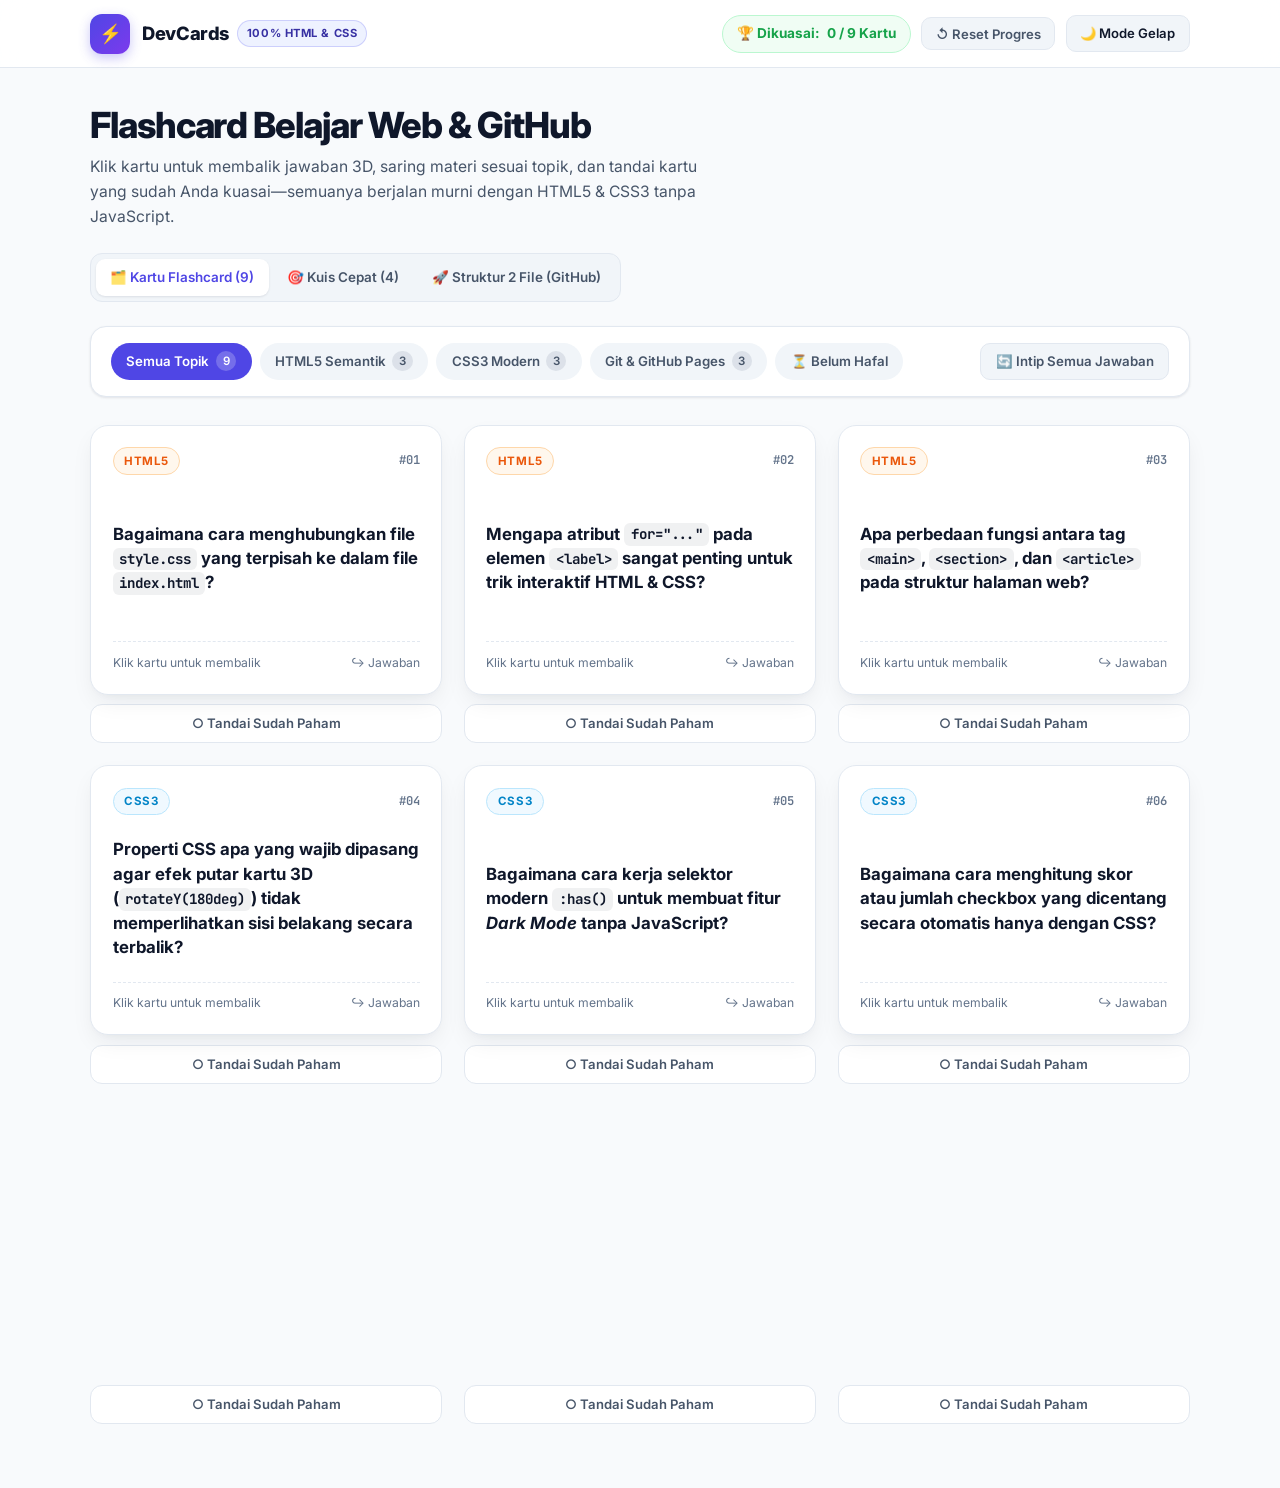
<file: index.html>
<!DOCTYPE html>
<html lang="id">
<head>
  <meta charset="UTF-8">
  <meta name="viewport" content="width=device-width, initial-scale=1.0">
  <title>DevCards — Flashcard Belajar Web & GitHub (100% HTML & CSS)</title>
  <link rel="preconnect" href="https://fonts.googleapis.com">
  <link rel="preconnect" href="https://fonts.gstatic.com" crossorigin>
  <link href="https://fonts.googleapis.com/css2?family=Inter:wght@400;500;600;700;800&family=JetBrains+Mono:wght@400;500;600&display=swap" rel="stylesheet">
  <!-- Menghubungkan file CSS terpisah -->
  <link rel="stylesheet" href="style.css">
</head>
<body>
  <!-- Form wrapper allows native HTML <button type="reset"> to reset all checkboxes and radio buttons without JS -->
  <form id="flashcard-app">
    <!-- Global Hidden State Controls (100% Pure HTML & CSS) -->
    <input type="checkbox" id="theme-toggle" class="sr-input">
    <input type="checkbox" id="flip-all" class="sr-input">

    <!-- Mode Switcher Radios -->
    <input type="radio" name="app-mode" id="mode-cards" class="sr-input" checked>
    <input type="radio" name="app-mode" id="mode-quiz" class="sr-input">
    <input type="radio" name="app-mode" id="mode-guide" class="sr-input">

    <!-- Category Filter Radios -->
    <input type="radio" name="cat-filter" id="cat-all" class="sr-input" checked>
    <input type="radio" name="cat-filter" id="cat-html" class="sr-input">
    <input type="radio" name="cat-filter" id="cat-css" class="sr-input">
    <input type="radio" name="cat-filter" id="cat-git" class="sr-input">
    <input type="radio" name="cat-filter" id="cat-unmastered" class="sr-input">

    <!-- Sticky Navbar -->
    <header class="navbar">
      <div class="navbar-inner">
        <div class="brand">
          <div class="brand-icon">⚡</div>
          <div class="brand-title">
            DevCards
            <span class="badge-pure-css">100% HTML &amp; CSS</span>
          </div>
        </div>

        <div class="nav-actions">
          <div class="score-pill" title="Dihitung otomatis dengan CSS Counter">
            <span>🏆 Dikuasai:</span>
            <span><strong class="mastered-number"></strong> / 9 Kartu</span>
          </div>

          <button type="reset" class="btn-reset" title="Kembalikan semua kartu & kuis ke awal">
            ↺ Reset Progres
          </button>

          <label for="theme-toggle" class="theme-btn">
            <span class="theme-text-dark">🌙 Mode Gelap</span>
            <span class="theme-text-light">☀️ Mode Terang</span>
          </label>
        </div>
      </div>
    </header>

    <main class="container">
      <!-- Hero & Mode Switcher -->
      <section class="hero">
        <div class="hero-header">
          <div>
            <h1 class="hero-title">Flashcard Belajar Web &amp; GitHub</h1>
            <p class="hero-subtitle">
              Klik kartu untuk membalik jawaban 3D, saring materi sesuai topik, dan tandai kartu yang sudah Anda kuasai—semuanya berjalan murni dengan HTML5 &amp; CSS3 tanpa JavaScript.
            </p>
          </div>

          <div class="mode-tabs" role="tablist">
            <label for="mode-cards" class="mode-tab-label">🗂️ Kartu Flashcard (9)</label>
            <label for="mode-quiz" class="mode-tab-label">🎯 Kuis Cepat (4)</label>
            <label for="mode-guide" class="mode-tab-label">🚀 Struktur 2 File (GitHub)</label>
          </div>
        </div>
      </section>

      <!-- MODE 1: FLASHCARDS -->
      <section class="section-cards">
        <div class="controls-bar">
          <div class="category-filters">
            <label for="cat-all" class="filter-pill">
              Semua Topik <span class="filter-count">9</span>
            </label>
            <label for="cat-html" class="filter-pill">
              HTML5 Semantik <span class="filter-count">3</span>
            </label>
            <label for="cat-css" class="filter-pill">
              CSS3 Modern <span class="filter-count">3</span>
            </label>
            <label for="cat-git" class="filter-pill">
              Git &amp; GitHub Pages <span class="filter-count">3</span>
            </label>
            <label for="cat-unmastered" class="filter-pill">
              ⏳ Belum Hafal
            </label>
          </div>

          <label for="flip-all" class="flip-all-label">
            🔄 Intip Semua Jawaban
          </label>
        </div>

        <div class="cards-grid">
          <!-- CARD 1: HTML -->
          <article class="flashcard-item" data-cat="html">
            <input type="checkbox" id="flip-1" class="sr-input flip-check">
            <input type="checkbox" id="master-1" class="sr-input mastered-check">
            <div class="card-scene">
              <label for="flip-1" class="card-flipper">
                <div class="card-face card-front">
                  <div class="card-top-bar">
                    <span class="cat-badge cat-html">HTML5</span>
                    <span class="card-number">#01</span>
                  </div>
                  <div class="card-question">
                    Bagaimana cara menghubungkan file <code>style.css</code> yang terpisah ke dalam file <code>index.html</code>?
                  </div>
                  <div class="card-footer-hint">
                    <span>Klik kartu untuk membalik</span>
                    <span>↪ Jawaban</span>
                  </div>
                </div>
                <div class="card-face card-back">
                  <div class="card-top-bar">
                    <span class="cat-badge cat-html">Jawaban #01</span>
                    <span class="card-number">External CSS</span>
                  </div>
                  <div class="card-answer">
                    Tambahkan elemen <code>&lt;link&gt;</code> di dalam bagian <code>&lt;head&gt;</code> pada file <code>index.html</code>:
                    <span class="code-snippet">&lt;link rel="stylesheet" href="style.css"&gt;</span>
                  </div>
                  <div class="card-footer-hint">
                    <span>Klik untuk kembali</span>
                    <span>↩ Pertanyaan</span>
                  </div>
                </div>
              </label>
            </div>
            <label for="master-1" class="mastered-label">
              <span class="mastered-text-todo">○ Tandai Sudah Paham</span>
              <span class="mastered-text-done">✓ Sudah Dikuasai!</span>
            </label>
          </article>

          <!-- CARD 2: HTML -->
          <article class="flashcard-item" data-cat="html">
            <input type="checkbox" id="flip-2" class="sr-input flip-check">
            <input type="checkbox" id="master-2" class="sr-input mastered-check">
            <div class="card-scene">
              <label for="flip-2" class="card-flipper">
                <div class="card-face card-front">
                  <div class="card-top-bar">
                    <span class="cat-badge cat-html">HTML5</span>
                    <span class="card-number">#02</span>
                  </div>
                  <div class="card-question">
                    Mengapa atribut <code>for="..."</code> pada elemen <code>&lt;label&gt;</code> sangat penting untuk trik interaktif HTML &amp; CSS?
                  </div>
                  <div class="card-footer-hint">
                    <span>Klik kartu untuk membalik</span>
                    <span>↪ Jawaban</span>
                  </div>
                </div>
                <div class="card-face card-back">
                  <div class="card-top-bar">
                    <span class="cat-badge cat-html">Jawaban #02</span>
                    <span class="card-number">Aksesibilitas &amp; State</span>
                  </div>
                  <div class="card-answer">
                    Atribut <code>for="idInput"</code> menghubungkan label dengan <code>&lt;input id="idInput"&gt;</code>. Saat label diklik di mana saja, status <code>:checked</code> pada input berubah walaupun inputnya disembunyikan.
                  </div>
                  <div class="card-footer-hint">
                    <span>Klik untuk kembali</span>
                    <span>↩ Pertanyaan</span>
                  </div>
                </div>
              </label>
            </div>
            <label for="master-2" class="mastered-label">
              <span class="mastered-text-todo">○ Tandai Sudah Paham</span>
              <span class="mastered-text-done">✓ Sudah Dikuasai!</span>
            </label>
          </article>

          <!-- CARD 3: HTML -->
          <article class="flashcard-item" data-cat="html">
            <input type="checkbox" id="flip-3" class="sr-input flip-check">
            <input type="checkbox" id="master-3" class="sr-input mastered-check">
            <div class="card-scene">
              <label for="flip-3" class="card-flipper">
                <div class="card-face card-front">
                  <div class="card-top-bar">
                    <span class="cat-badge cat-html">HTML5</span>
                    <span class="card-number">#03</span>
                  </div>
                  <div class="card-question">
                    Apa perbedaan fungsi antara tag <code>&lt;main&gt;</code>, <code>&lt;section&gt;</code>, dan <code>&lt;article&gt;</code> pada struktur halaman web?
                  </div>
                  <div class="card-footer-hint">
                    <span>Klik kartu untuk membalik</span>
                    <span>↪ Jawaban</span>
                  </div>
                </div>
                <div class="card-face card-back">
                  <div class="card-top-bar">
                    <span class="cat-badge cat-html">Jawaban #03</span>
                    <span class="card-number">Struktur Semantik</span>
                  </div>
                  <div class="card-answer">
                    <code>&lt;main&gt;</code> membungkus konten utama halaman (hanya 1 per halaman), <code>&lt;section&gt;</code> mengelompokkan bab bertema, sedangkan <code>&lt;article&gt;</code> untuk item mandiri seperti kartu atau pos blog.
                  </div>
                  <div class="card-footer-hint">
                    <span>Klik untuk kembali</span>
                    <span>↩ Pertanyaan</span>
                  </div>
                </div>
              </label>
            </div>
            <label for="master-3" class="mastered-label">
              <span class="mastered-text-todo">○ Tandai Sudah Paham</span>
              <span class="mastered-text-done">✓ Sudah Dikuasai!</span>
            </label>
          </article>

          <!-- CARD 4: CSS -->
          <article class="flashcard-item" data-cat="css">
            <input type="checkbox" id="flip-4" class="sr-input flip-check">
            <input type="checkbox" id="master-4" class="sr-input mastered-check">
            <div class="card-scene">
              <label for="flip-4" class="card-flipper">
                <div class="card-face card-front">
                  <div class="card-top-bar">
                    <span class="cat-badge cat-css">CSS3</span>
                    <span class="card-number">#04</span>
                  </div>
                  <div class="card-question">
                    Properti CSS apa yang wajib dipasang agar efek putar kartu 3D (<code>rotateY(180deg)</code>) tidak memperlihatkan sisi belakang secara terbalik?
                  </div>
                  <div class="card-footer-hint">
                    <span>Klik kartu untuk membalik</span>
                    <span>↪ Jawaban</span>
                  </div>
                </div>
                <div class="card-face card-back">
                  <div class="card-top-bar">
                    <span class="cat-badge cat-css">Jawaban #04</span>
                    <span class="card-number">3D Transform</span>
                  </div>
                  <div class="card-answer">
                    Gunakan <code>transform-style: preserve-3d</code> pada pembungkus kartu dan pasang <code>backface-visibility: hidden</code> pada sisi depan maupun belakang kartu.
                    <span class="code-snippet">.card-face {
  backface-visibility: hidden;
}</span>
                  </div>
                  <div class="card-footer-hint">
                    <span>Klik untuk kembali</span>
                    <span>↩ Pertanyaan</span>
                  </div>
                </div>
              </label>
            </div>
            <label for="master-4" class="mastered-label">
              <span class="mastered-text-todo">○ Tandai Sudah Paham</span>
              <span class="mastered-text-done">✓ Sudah Dikuasai!</span>
            </label>
          </article>

          <!-- CARD 5: CSS -->
          <article class="flashcard-item" data-cat="css">
            <input type="checkbox" id="flip-5" class="sr-input flip-check">
            <input type="checkbox" id="master-5" class="sr-input mastered-check">
            <div class="card-scene">
              <label for="flip-5" class="card-flipper">
                <div class="card-face card-front">
                  <div class="card-top-bar">
                    <span class="cat-badge cat-css">CSS3</span>
                    <span class="card-number">#05</span>
                  </div>
                  <div class="card-question">
                    Bagaimana cara kerja selektor modern <code>:has()</code> untuk membuat fitur <em>Dark Mode</em> tanpa JavaScript?
                  </div>
                  <div class="card-footer-hint">
                    <span>Klik kartu untuk membalik</span>
                    <span>↪ Jawaban</span>
                  </div>
                </div>
                <div class="card-face card-back">
                  <div class="card-top-bar">
                    <span class="cat-badge cat-css">Jawaban #05</span>
                    <span class="card-number">Parent Selector</span>
                  </div>
                  <div class="card-answer">
                    <code>body:has(#theme-toggle:checked)</code> mendeteksi apakah checkbox di dalam halaman sedang dicentang, lalu otomatis mengganti nilai CSS Variables pada seluruh halaman.
                  </div>
                  <div class="card-footer-hint">
                    <span>Klik untuk kembali</span>
                    <span>↩ Pertanyaan</span>
                  </div>
                </div>
              </label>
            </div>
            <label for="master-5" class="mastered-label">
              <span class="mastered-text-todo">○ Tandai Sudah Paham</span>
              <span class="mastered-text-done">✓ Sudah Dikuasai!</span>
            </label>
          </article>

          <!-- CARD 6: CSS -->
          <article class="flashcard-item" data-cat="css">
            <input type="checkbox" id="flip-6" class="sr-input flip-check">
            <input type="checkbox" id="master-6" class="sr-input mastered-check">
            <div class="card-scene">
              <label for="flip-6" class="card-flipper">
                <div class="card-face card-front">
                  <div class="card-top-bar">
                    <span class="cat-badge cat-css">CSS3</span>
                    <span class="card-number">#06</span>
                  </div>
                  <div class="card-question">
                    Bagaimana cara menghitung skor atau jumlah checkbox yang dicentang secara otomatis hanya dengan CSS?
                  </div>
                  <div class="card-footer-hint">
                    <span>Klik kartu untuk membalik</span>
                    <span>↪ Jawaban</span>
                  </div>
                </div>
                <div class="card-face card-back">
                  <div class="card-top-bar">
                    <span class="cat-badge cat-css">Jawaban #06</span>
                    <span class="card-number">CSS Counters</span>
                  </div>
                  <div class="card-answer">
                    Inisialisasi dengan <code>counter-reset: skor</code>, tambahkan <code>counter-increment: skor</code> pada <code>input:checked</code>, lalu tampilkan via <code>content: counter(skor)</code>.
                  </div>
                  <div class="card-footer-hint">
                    <span>Klik untuk kembali</span>
                    <span>↩ Pertanyaan</span>
                  </div>
                </div>
              </label>
            </div>
            <label for="master-6" class="mastered-label">
              <span class="mastered-text-todo">○ Tandai Sudah Paham</span>
              <span class="mastered-text-done">✓ Sudah Dikuasai!</span>
            </label>
          </article>

          <!-- CARD 7: GIT & GITHUB -->
          <article class="flashcard-item" data-cat="git">
            <input type="checkbox" id="flip-7" class="sr-input flip-check">
            <input type="checkbox" id="master-7" class="sr-input mastered-check">
            <div class="card-scene">
              <label for="flip-7" class="card-flipper">
                <div class="card-face card-front">
                  <div class="card-top-bar">
                    <span class="cat-badge cat-git">GitHub Pages</span>
                    <span class="card-number">#07</span>
                  </div>
                  <div class="card-question">
                    Apa nama file HTML utama yang wajib digunakan agar GitHub Pages langsung menampilkan halaman web saat alamat repo dibuka?
                  </div>
                  <div class="card-footer-hint">
                    <span>Klik kartu untuk membalik</span>
                    <span>↪ Jawaban</span>
                  </div>
                </div>
                <div class="card-face card-back">
                  <div class="card-top-bar">
                    <span class="cat-badge cat-git">Jawaban #07</span>
                    <span class="card-number">Entry Point</span>
                  </div>
                  <div class="card-answer">
                    Beri nama file utama Anda <code>index.html</code> (huruf kecil semua) di folder utama (<em>root</em>) repositori agar server GitHub Pages langsung merendernya sebagai halaman beranda.
                  </div>
                  <div class="card-footer-hint">
                    <span>Klik untuk kembali</span>
                    <span>↩ Pertanyaan</span>
                  </div>
                </div>
              </label>
            </div>
            <label for="master-7" class="mastered-label">
              <span class="mastered-text-todo">○ Tandai Sudah Paham</span>
              <span class="mastered-text-done">✓ Sudah Dikuasai!</span>
            </label>
          </article>

          <!-- CARD 8: GIT & GITHUB -->
          <article class="flashcard-item" data-cat="git">
            <input type="checkbox" id="flip-8" class="sr-input flip-check">
            <input type="checkbox" id="master-8" class="sr-input mastered-check">
            <div class="card-scene">
              <label for="flip-8" class="card-flipper">
                <div class="card-face card-front">
                  <div class="card-top-bar">
                    <span class="cat-badge cat-git">GitHub Pages</span>
                    <span class="card-number">#08</span>
                  </div>
                  <div class="card-question">
                    Bagaimana format nama repositori khusus jika Anda ingin website tampil di domain utama <code>username.github.io</code>?
                  </div>
                  <div class="card-footer-hint">
                    <span>Klik kartu untuk membalik</span>
                    <span>↪ Jawaban</span>
                  </div>
                </div>
                <div class="card-face card-back">
                  <div class="card-top-bar">
                    <span class="cat-badge cat-git">Jawaban #08</span>
                    <span class="card-number">User Site</span>
                  </div>
                  <div class="card-answer">
                    Nama repositori harus persis <code>&lt;username-anda&gt;.github.io</code>. Untuk repositori proyek biasa, URL-nya akan menjadi <code>username.github.io/nama-repo</code>.
                  </div>
                  <div class="card-footer-hint">
                    <span>Klik untuk kembali</span>
                    <span>↩ Pertanyaan</span>
                  </div>
                </div>
              </label>
            </div>
            <label for="master-8" class="mastered-label">
              <span class="mastered-text-todo">○ Tandai Sudah Paham</span>
              <span class="mastered-text-done">✓ Sudah Dikuasai!</span>
            </label>
          </article>

          <!-- CARD 9: GIT & GITHUB -->
          <article class="flashcard-item" data-cat="git">
            <input type="checkbox" id="flip-9" class="sr-input flip-check">
            <input type="checkbox" id="master-9" class="sr-input mastered-check">
            <div class="card-scene">
              <label for="flip-9" class="card-flipper">
                <div class="card-face card-front">
                  <div class="card-top-bar">
                    <span class="cat-badge cat-git">Git CLI</span>
                    <span class="card-number">#09</span>
                  </div>
                  <div class="card-question">
                    Sebutkan 3 perintah Git berurutan untuk menyimpan perubahan file HTML &amp; CSS lokal lalu mengunggahnya ke GitHub!
                  </div>
                  <div class="card-footer-hint">
                    <span>Klik kartu untuk membalik</span>
                    <span>↪ Jawaban</span>
                  </div>
                </div>
                <div class="card-face card-back">
                  <div class="card-top-bar">
                    <span class="cat-badge cat-git">Jawaban #09</span>
                    <span class="card-number">Alur Kerja Git</span>
                  </div>
                  <div class="card-answer">
                    Jalankan 3 perintah dasar ini di terminal:
                    <span class="code-snippet">git add index.html style.css
git commit -m "Pisahkan HTML dan CSS"
git push origin main</span>
                  </div>
                  <div class="card-footer-hint">
                    <span>Klik untuk kembali</span>
                    <span>↩ Pertanyaan</span>
                  </div>
                </div>
              </label>
            </div>
            <label for="master-9" class="mastered-label">
              <span class="mastered-text-todo">○ Tandai Sudah Paham</span>
              <span class="mastered-text-done">✓ Sudah Dikuasai!</span>
            </label>
          </article>
        </div>
      </section>

      <!-- MODE 2: PURE CSS INTERACTIVE QUIZ -->
      <section class="section-quiz">
        <div class="quiz-header-card">
          <div>
            <h2>Uji Pemahaman Cepat (Tanpa JS)</h2>
            <p style="color: var(--text-secondary); font-size: 0.9rem;">
              Pilih salah satu jawaban di bawah untuk langsung memeriksa hasilnya dan melihat skor otomatis.
            </p>
          </div>
          <div class="score-pill">
            🎯 Skor Kuis: <strong class="quiz-score-number"></strong> / 4 Benar
          </div>
        </div>

        <div class="quiz-list">
          <!-- Q1 -->
          <div class="quiz-card">
            <div class="quiz-q-title">1. Selektor CSS mana yang memungkinkan kita mengubah gaya halaman berdasarkan checkbox yang dicentang di dalamnya?</div>
            <div class="quiz-options">
              <input type="radio" name="q1" id="q1-a" class="sr-input quiz-wrong-opt">
              <label for="q1-a" class="quiz-opt-label"><code>:before()</code></label>

              <input type="radio" name="q1" id="q1-b" class="sr-input quiz-correct-opt">
              <label for="q1-b" class="quiz-opt-label"><code>:has(:checked)</code></label>

              <input type="radio" name="q1" id="q1-c" class="sr-input quiz-wrong-opt">
              <label for="q1-c" class="quiz-opt-label"><code>:focus-within</code></label>
            </div>
            <div class="quiz-explanation">
              <strong>Penjelasan:</strong> Pseudo-class <code>:has()</code> berfungsi sebagai <em>parent selector</em> sehingga elemen induk seperti <code>body</code> dapat merespons status <code>:checked</code> pada elemen anak.
            </div>
          </div>

          <!-- Q2 -->
          <div class="quiz-card">
            <div class="quiz-q-title">2. Agar sisi belakang kartu 3D tidak terlihat menembus sisi depan saat belum dibalik, properti apa yang digunakan?</div>
            <div class="quiz-options">
              <input type="radio" name="q2" id="q2-a" class="sr-input quiz-correct-opt">
              <label for="q2-a" class="quiz-opt-label"><code>backface-visibility: hidden</code></label>

              <input type="radio" name="q2" id="q2-b" class="sr-input quiz-wrong-opt">
              <label for="q2-b" class="quiz-opt-label"><code>overflow: clip</code></label>

              <input type="radio" name="q2" id="q2-c" class="sr-input quiz-wrong-opt">
              <label for="q2-c" class="quiz-opt-label"><code>z-index: -1</code></label>
            </div>
            <div class="quiz-explanation">
              <strong>Penjelasan:</strong> <code>backface-visibility: hidden</code> menyembunyikan bagian punggung elemen saat diputar 180 derajat pada sumbu Y atau X.
            </div>
          </div>

          <!-- Q3 -->
          <div class="quiz-card">
            <div class="quiz-q-title">3. Tag apa yang ditulis di dalam <code>&lt;head&gt;</code> pada <code>index.html</code> untuk memanggil file <code>style.css</code>?</div>
            <div class="quiz-options">
              <input type="radio" name="q3" id="q3-a" class="sr-input quiz-wrong-opt">
              <label for="q3-a" class="quiz-opt-label"><code>&lt;style src="style.css"&gt;</code></label>

              <input type="radio" name="q3" id="q3-b" class="sr-input quiz-wrong-opt">
              <label for="q3-b" class="quiz-opt-label"><code>&lt;css href="style.css"&gt;</code></label>

              <input type="radio" name="q3" id="q3-c" class="sr-input quiz-correct-opt">
              <label for="q3-c" class="quiz-opt-label"><code>&lt;link rel="stylesheet" href="style.css"&gt;</code></label>
            </div>
            <div class="quiz-explanation">
              <strong>Penjelasan:</strong> Tag <code>&lt;link rel="stylesheet" href="style.css"&gt;</code> menghubungkan dokumen HTML dengan file stylesheet eksternal di folder yang sama.
            </div>
          </div>

          <!-- Q4 -->
          <div class="quiz-card">
            <div class="quiz-q-title">4. Bagaimana cara membuat tombol "Reset" yang mengosongkan semua pilihan input tanpa JavaScript?</div>
            <div class="quiz-options">
              <input type="radio" name="q4" id="q4-a" class="sr-input quiz-wrong-opt">
              <label for="q4-a" class="quiz-opt-label">Menggunakan <code>&lt;a href="#"&gt;</code></label>

              <input type="radio" name="q4" id="q4-b" class="sr-input quiz-correct-opt">
              <label for="q4-b" class="quiz-opt-label">Membungkus dengan <code>&lt;form&gt;</code> &amp; <code>&lt;button type="reset"&gt;</code></label>

              <input type="radio" name="q4" id="q4-c" class="sr-input quiz-wrong-opt">
              <label for="q4-c" class="quiz-opt-label">Menggunakan <code>&lt;meta http-equiv="refresh"&gt;</code></label>
            </div>
            <div class="quiz-explanation">
              <strong>Penjelasan:</strong> Elemen <code>&lt;button type="reset"&gt;</code> di dalam <code>&lt;form&gt;</code> merupakan fitur bawaan HTML untuk mengembalikan seluruh checkbox dan radio button ke kondisi awal.
            </div>
          </div>
        </div>
      </section>

      <!-- MODE 3: GITHUB PAGES DEPLOYMENT GUIDE (2 SEPARATE FILES) -->
      <section class="section-guide">
        <div class="guide-card">
          <div>
            <h2>Cara Mengunggah 2 File Terpisah (<code>index.html</code> &amp; <code>style.css</code>) ke GitHub</h2>
            <p style="color: var(--text-secondary); font-size: 0.92rem;">
              Kode Anda sudah saya pisahkan menjadi 2 file di dalam paket ZIP. Pastikan kedua file diletakkan sejajar di dalam folder utama (<em>root</em>) repositori GitHub Anda:
            </p>
          </div>

          <div class="file-tree">
📁 nama-repositori-github/
├── 📄 index.html   &larr; Berisi struktur HTML &amp; &lt;link rel="stylesheet" href="style.css"&gt;
└── 🎨 style.css    &larr; Berisi seluruh kode desain, animasi 3D, dan Dark Mode
          </div>

          <div class="step-list">
            <div class="step-box">
              <div class="step-num">1</div>
              <h3>Ekstrak File ZIP</h3>
              <p>Unduh file <code>flashcard-github-pages.zip</code> dari lampiran chat, lalu ekstrak sehingga Anda mendapatkan 2 file: <code>index.html</code> dan <code>style.css</code>.</p>
            </div>
            <div class="step-box">
              <div class="step-num">2</div>
              <h3>Unggah Kedua File Sekaligus</h3>
              <p>Di repositori GitHub Anda, klik <strong>Add file &rarr; Upload files</strong>, tarik kedua file (<code>index.html</code> dan <code>style.css</code>) bersamaan, lalu klik <strong>Commit changes</strong>.</p>
            </div>
            <div class="step-box">
              <div class="step-num">3</div>
              <h3>Aktifkan GitHub Pages</h3>
              <p>Buka tab <strong>Settings &rarr; Pages</strong>, pilih branch <code>main</code> dan klik <strong>Save</strong>. Halaman <code>index.html</code> otomatis memanggil <code>style.css</code>!</p>
            </div>
          </div>
        </div>
      </section>
    </main>
  </form>
</body>
</html>
</file>
<file: style.css>
/* =========================================================
   style.css — DevCards Flashcard Belajar Interaktif
   100% Pure CSS3 (Tanpa JavaScript)
   ========================================================= */

:root {
  --bg-primary: #f8fafc;
  --bg-secondary: #ffffff;
  --bg-subtle: #f1f5f9;
  --text-primary: #0f172a;
  --text-secondary: #475569;
  --text-muted: #64748b;
  --border-color: #e2e8f0;
  --accent: #4f46e5;
  --accent-hover: #4338ca;
  --accent-soft: #eef2ff;
  --accent-text: #3730a3;
  --html-color: #ea580c;
  --html-bg: #fff7ed;
  --html-border: #fed7aa;
  --css-color: #0284c7;
  --css-bg: #f0f9ff;
  --css-border: #bae6fd;
  --git-color: #7c3aed;
  --git-bg: #f5f3ff;
  --git-border: #ddd6fe;
  --success: #16a34a;
  --success-bg: #f0fdf4;
  --success-border: #bbf7d0;
  --danger: #dc2626;
  --danger-bg: #fef2f2;
  --danger-border: #fecaca;
  --card-front-bg: #ffffff;
  --card-back-bg: linear-gradient(145deg, #1e1b4b 0%, #312e81 100%);
  --card-back-text: #f8fafc;
  --shadow-sm: 0 1px 3px rgba(15, 23, 42, 0.06), 0 1px 2px rgba(15, 23, 42, 0.04);
  --shadow-md: 0 10px 25px -5px rgba(15, 23, 42, 0.08), 0 4px 10px -3px rgba(15, 23, 42, 0.04);
  --shadow-lg: 0 20px 30px -10px rgba(79, 70, 229, 0.15);
  --code-bg: rgba(15, 23, 42, 0.06);
  --code-back-bg: rgba(255, 255, 255, 0.12);
}

/* Dark Mode via Pure CSS :has() */
body:has(#theme-toggle:checked) {
  --bg-primary: #0b0f19;
  --bg-secondary: #111827;
  --bg-subtle: #1e293b;
  --text-primary: #f8fafc;
  --text-secondary: #cbd5e1;
  --text-muted: #94a3b8;
  --border-color: #1e293b;
  --accent: #6366f1;
  --accent-hover: #818cf8;
  --accent-soft: rgba(99, 102, 241, 0.15);
  --accent-text: #a5b4fc;
  --html-color: #fb923c;
  --html-bg: rgba(234, 88, 12, 0.12);
  --html-border: rgba(234, 88, 12, 0.3);
  --css-color: #38bdf8;
  --css-bg: rgba(2, 132, 199, 0.12);
  --css-border: rgba(2, 132, 199, 0.3);
  --git-color: #a78bfa;
  --git-bg: rgba(124, 58, 237, 0.12);
  --git-border: rgba(124, 58, 237, 0.3);
  --success: #4ade80;
  --success-bg: rgba(22, 163, 74, 0.15);
  --success-border: rgba(74, 222, 128, 0.35);
  --danger: #f87171;
  --danger-bg: rgba(220, 38, 38, 0.15);
  --danger-border: rgba(248, 113, 113, 0.35);
  --card-front-bg: #151e32;
  --card-back-bg: linear-gradient(145deg, #1e1b4b 0%, #3730a3 100%);
  --shadow-sm: 0 1px 3px rgba(0, 0, 0, 0.3);
  --shadow-md: 0 10px 25px -5px rgba(0, 0, 0, 0.5);
  --shadow-lg: 0 20px 30px -10px rgba(99, 102, 241, 0.25);
  --code-bg: rgba(255, 255, 255, 0.08);
}

* {
  box-sizing: border-box;
  margin: 0;
  padding: 0;
}

html {
  scroll-behavior: smooth;
}

body {
  font-family: 'Inter', -apple-system, BlinkMacSystemFont, sans-serif;
  background-color: var(--bg-primary);
  color: var(--text-primary);
  line-height: 1.6;
  min-height: 100vh;
  transition: background-color 0.3s ease, color 0.3s ease;
  counter-reset: mastered-count 0 quiz-correct 0;
}

/* Hide all control inputs visually while keeping them accessible */
.sr-input {
  position: absolute;
  opacity: 0;
  pointer-events: none;
  width: 0;
  height: 0;
}

/* CSS Counters for Mastered Cards and Quiz Score */
.mastered-check:checked {
  counter-increment: mastered-count;
}

.quiz-correct-opt:checked {
  counter-increment: quiz-correct;
}

.mastered-number::after {
  content: counter(mastered-count);
}

.quiz-score-number::after {
  content: counter(quiz-correct);
}

/* Container */
.container {
  max-width: 1140px;
  margin: 0 auto;
  padding: 0 1.25rem 4rem;
}

/* Top Navbar */
.navbar {
  position: sticky;
  top: 0;
  z-index: 50;
  background: color-mix(in srgb, var(--bg-secondary) 88%, transparent);
  backdrop-filter: blur(12px);
  -webkit-backdrop-filter: blur(12px);
  border-bottom: 1px solid var(--border-color);
  padding: 0.85rem 0;
  transition: background 0.3s ease, border-color 0.3s ease;
}

.navbar-inner {
  max-width: 1140px;
  margin: 0 auto;
  padding: 0 1.25rem;
  display: flex;
  align-items: center;
  justify-content: space-between;
  gap: 1rem;
  flex-wrap: wrap;
}

.brand {
  display: flex;
  align-items: center;
  gap: 0.75rem;
}

.brand-icon {
  width: 40px;
  height: 40px;
  border-radius: 12px;
  background: linear-gradient(135deg, #4f46e5 0%, #7c3aed 100%);
  color: #ffffff;
  display: flex;
  align-items: center;
  justify-content: center;
  font-weight: 800;
  font-size: 1.15rem;
  box-shadow: 0 4px 12px rgba(79, 70, 229, 0.3);
}

.brand-title {
  font-weight: 800;
  font-size: 1.15rem;
  letter-spacing: -0.02em;
  display: flex;
  align-items: center;
  gap: 0.5rem;
}

.badge-pure-css {
  font-size: 0.7rem;
  font-weight: 700;
  text-transform: uppercase;
  letter-spacing: 0.05em;
  padding: 0.2rem 0.55rem;
  border-radius: 999px;
  background: var(--accent-soft);
  color: var(--accent-text);
  border: 1px solid rgba(99, 102, 241, 0.25);
}

.nav-actions {
  display: flex;
  align-items: center;
  gap: 0.65rem;
  flex-wrap: wrap;
}

/* Score Pill in Navbar */
.score-pill {
  display: inline-flex;
  align-items: center;
  gap: 0.45rem;
  background: var(--success-bg);
  border: 1px solid var(--success-border);
  color: var(--success);
  font-weight: 700;
  font-size: 0.85rem;
  padding: 0.45rem 0.85rem;
  border-radius: 999px;
}

/* Reset Button */
.btn-reset {
  appearance: none;
  background: var(--bg-subtle);
  color: var(--text-secondary);
  border: 1px solid var(--border-color);
  padding: 0.45rem 0.85rem;
  border-radius: 10px;
  font-family: inherit;
  font-size: 0.82rem;
  font-weight: 600;
  cursor: pointer;
  display: inline-flex;
  align-items: center;
  gap: 0.4rem;
  transition: all 0.2s ease;
}

.btn-reset:hover {
  background: var(--danger-bg);
  color: var(--danger);
  border-color: var(--danger-border);
}

/* Theme Toggle Label */
.theme-btn {
  cursor: pointer;
  user-select: none;
  background: var(--bg-subtle);
  border: 1px solid var(--border-color);
  color: var(--text-primary);
  padding: 0.45rem 0.85rem;
  border-radius: 10px;
  font-size: 0.82rem;
  font-weight: 600;
  display: inline-flex;
  align-items: center;
  gap: 0.45rem;
  transition: all 0.2s ease;
}

.theme-btn:hover {
  border-color: var(--accent);
}

.theme-text-dark {
  display: inline;
}
.theme-text-light {
  display: none;
}

body:has(#theme-toggle:checked) .theme-text-dark {
  display: none;
}
body:has(#theme-toggle:checked) .theme-text-light {
  display: inline;
}

/* Hero Section */
.hero {
  padding: 2.25rem 0 1.5rem;
  display: flex;
  flex-direction: column;
  gap: 1.25rem;
}

.hero-header {
  display: flex;
  justify-content: space-between;
  align-items: flex-end;
  gap: 1.5rem;
  flex-wrap: wrap;
}

.hero-title {
  font-size: clamp(1.6rem, 3vw, 2.25rem);
  font-weight: 800;
  letter-spacing: -0.03em;
  line-height: 1.2;
  margin-bottom: 0.4rem;
}

.hero-subtitle {
  color: var(--text-secondary);
  font-size: 0.98rem;
  max-width: 640px;
}

/* Mode Switcher Tabs */
.mode-tabs {
  display: inline-flex;
  background: var(--bg-subtle);
  padding: 0.3rem;
  border-radius: 12px;
  border: 1px solid var(--border-color);
  gap: 0.25rem;
  flex-wrap: wrap;
}

.mode-tab-label {
  cursor: pointer;
  user-select: none;
  padding: 0.5rem 0.9rem;
  border-radius: 9px;
  font-size: 0.84rem;
  font-weight: 600;
  color: var(--text-secondary);
  transition: all 0.2s ease;
  display: inline-flex;
  align-items: center;
  gap: 0.4rem;
}

.mode-tab-label:hover {
  color: var(--text-primary);
}

body:has(#mode-cards:checked) label[for="mode-cards"],
body:has(#mode-quiz:checked) label[for="mode-quiz"],
body:has(#mode-guide:checked) label[for="mode-guide"],
body:has(#mode-files:checked) label[for="mode-files"] {
  background: var(--bg-secondary);
  color: var(--accent);
  box-shadow: var(--shadow-sm);
}

/* Filter & Stats Bar */
.controls-bar {
  background: var(--bg-secondary);
  border: 1px solid var(--border-color);
  border-radius: 16px;
  padding: 1rem 1.25rem;
  display: flex;
  align-items: center;
  justify-content: space-between;
  gap: 1rem;
  flex-wrap: wrap;
  box-shadow: var(--shadow-sm);
  margin-bottom: 1.75rem;
}

.category-filters {
  display: flex;
  align-items: center;
  gap: 0.5rem;
  flex-wrap: wrap;
}

.filter-pill {
  cursor: pointer;
  user-select: none;
  padding: 0.42rem 0.9rem;
  border-radius: 999px;
  font-size: 0.83rem;
  font-weight: 600;
  color: var(--text-secondary);
  background: var(--bg-subtle);
  border: 1px solid transparent;
  transition: all 0.2s ease;
  display: inline-flex;
  align-items: center;
  gap: 0.4rem;
}

.filter-pill:hover {
  border-color: var(--border-color);
  color: var(--text-primary);
}

.filter-count {
  font-size: 0.72rem;
  padding: 0.05rem 0.42rem;
  border-radius: 999px;
  background: rgba(100, 116, 139, 0.15);
}

body:has(#cat-all:checked) label[for="cat-all"],
body:has(#cat-html:checked) label[for="cat-html"],
body:has(#cat-css:checked) label[for="cat-css"],
body:has(#cat-git:checked) label[for="cat-git"],
body:has(#cat-unmastered:checked) label[for="cat-unmastered"] {
  background: var(--accent);
  color: #ffffff;
}

body:has(#cat-all:checked) label[for="cat-all"] .filter-count,
body:has(#cat-html:checked) label[for="cat-html"] .filter-count,
body:has(#cat-css:checked) label[for="cat-css"] .filter-count,
body:has(#cat-git:checked) label[for="cat-git"] .filter-count,
body:has(#cat-unmastered:checked) label[for="cat-unmastered"] .filter-count {
  background: rgba(255, 255, 255, 0.22);
  color: #ffffff;
}

/* Quick Flip All Toggle */
.flip-all-label {
  cursor: pointer;
  user-select: none;
  font-size: 0.83rem;
  font-weight: 600;
  padding: 0.42rem 0.9rem;
  border-radius: 10px;
  border: 1px solid var(--border-color);
  background: var(--bg-subtle);
  color: var(--text-secondary);
  display: inline-flex;
  align-items: center;
  gap: 0.45rem;
  transition: all 0.2s ease;
}

.flip-all-label:hover {
  border-color: var(--accent);
  color: var(--accent);
}

body:has(#flip-all:checked) .flip-all-label {
  background: var(--accent-soft);
  color: var(--accent);
  border-color: var(--accent);
}

/* Flashcard Grid */
.cards-grid {
  display: grid;
  grid-template-columns: repeat(auto-fill, minmax(310px, 1fr));
  gap: 1.35rem;
}

/* Individual Flashcard Wrapper */
.flashcard-item {
  display: flex;
  flex-direction: column;
  gap: 0.6rem;
  animation: fadeIn 0.3s ease;
}

@keyframes fadeIn {
  from { opacity: 0; transform: translateY(6px); }
  to { opacity: 1; transform: translateY(0); }
}

/* Pure CSS Category Filtering */
body:has(#cat-html:checked) .flashcard-item:not([data-cat="html"]) {
  display: none;
}
body:has(#cat-css:checked) .flashcard-item:not([data-cat="css"]) {
  display: none;
}
body:has(#cat-git:checked) .flashcard-item:not([data-cat="git"]) {
  display: none;
}
body:has(#cat-unmastered:checked) .flashcard-item:has(.mastered-check:checked) {
  display: none;
}

/* 3D Scene */
.card-scene {
  perspective: 1100px;
  height: 270px;
  width: 100%;
}

.card-flipper {
  position: relative;
  width: 100%;
  height: 100%;
  cursor: pointer;
  user-select: none;
  display: block;
  transform-style: preserve-3d;
  transition: transform 0.6s cubic-bezier(0.22, 1, 0.36, 1);
}

/* Flip when individual card checkbox OR global flip-all checkbox is checked */
.flip-check:checked ~ .card-scene .card-flipper,
body:has(#flip-all:checked) .card-scene .card-flipper {
  transform: rotateY(180deg);
}

.card-face {
  position: absolute;
  inset: 0;
  backface-visibility: hidden;
  -webkit-backface-visibility: hidden;
  border-radius: 18px;
  padding: 1.35rem;
  display: flex;
  flex-direction: column;
  justify-content: space-between;
  border: 1px solid var(--border-color);
  box-shadow: var(--shadow-md);
  transition: border-color 0.25s ease, box-shadow 0.25s ease;
}

.card-scene:hover .card-face {
  border-color: var(--accent);
  box-shadow: var(--shadow-lg);
}

.card-front {
  background: var(--card-front-bg);
  color: var(--text-primary);
}

.card-back {
  background: var(--card-back-bg);
  color: var(--card-back-text);
  transform: rotateY(180deg);
  border-color: rgba(129, 140, 248, 0.35);
}

/* Highlight card border if mastered */
.flashcard-item:has(.mastered-check:checked) .card-front {
  border-color: var(--success);
  box-shadow: 0 8px 20px -6px rgba(22, 163, 74, 0.18);
}

.card-top-bar {
  display: flex;
  align-items: center;
  justify-content: space-between;
  gap: 0.5rem;
}

.cat-badge {
  font-size: 0.72rem;
  font-weight: 700;
  text-transform: uppercase;
  letter-spacing: 0.05em;
  padding: 0.22rem 0.65rem;
  border-radius: 999px;
  display: inline-flex;
  align-items: center;
  gap: 0.35rem;
}

.cat-html {
  background: var(--html-bg);
  color: var(--html-color);
  border: 1px solid var(--html-border);
}

.cat-css {
  background: var(--css-bg);
  color: var(--css-color);
  border: 1px solid var(--css-border);
}

.cat-git {
  background: var(--git-bg);
  color: var(--git-color);
  border: 1px solid var(--git-border);
}

.card-number {
  font-family: 'JetBrains Mono', monospace;
  font-size: 0.76rem;
  font-weight: 600;
  color: var(--text-muted);
}

.card-back .card-number {
  color: rgba(255, 255, 255, 0.65);
}

.card-question {
  font-size: 1.05rem;
  font-weight: 700;
  line-height: 1.45;
  margin: auto 0;
}

.card-answer {
  font-size: 0.92rem;
  line-height: 1.55;
  color: rgba(248, 250, 252, 0.94);
  margin: auto 0;
}

code {
  font-family: 'JetBrains Mono', monospace;
  font-size: 0.84em;
  padding: 0.15rem 0.4rem;
  border-radius: 6px;
  background: var(--code-bg);
}

.card-back code {
  background: var(--code-back-bg);
  color: #fde047;
}

.code-snippet {
  display: block;
  margin-top: 0.55rem;
  padding: 0.55rem 0.75rem;
  border-radius: 8px;
  background: rgba(15, 23, 42, 0.45);
  color: #a5f3fc;
  font-family: 'JetBrains Mono', monospace;
  font-size: 0.78rem;
  white-space: pre-wrap;
  border: 1px solid rgba(255, 255, 255, 0.12);
}

.card-footer-hint {
  display: flex;
  align-items: center;
  justify-content: space-between;
  font-size: 0.76rem;
  color: var(--text-muted);
  border-top: 1px dashed var(--border-color);
  padding-top: 0.65rem;
}

.card-back .card-footer-hint {
  color: rgba(255, 255, 255, 0.65);
  border-top-color: rgba(255, 255, 255, 0.15);
}

/* Mastered Toggle Button under Each Card */
.mastered-label {
  cursor: pointer;
  user-select: none;
  display: flex;
  align-items: center;
  justify-content: center;
  gap: 0.45rem;
  padding: 0.5rem 0.85rem;
  border-radius: 12px;
  font-size: 0.82rem;
  font-weight: 600;
  background: var(--bg-secondary);
  color: var(--text-secondary);
  border: 1px solid var(--border-color);
  transition: all 0.2s ease;
}

.mastered-label:hover {
  border-color: var(--success);
  color: var(--success);
}

.mastered-text-done {
  display: none;
}

.mastered-check:checked ~ .mastered-label {
  background: var(--success-bg);
  color: var(--success);
  border-color: var(--success-border);
}

.mastered-check:checked ~ .mastered-label .mastered-text-todo {
  display: none;
}

.mastered-check:checked ~ .mastered-label .mastered-text-done {
  display: inline;
}

/* Sections Visibility by Mode */
.section-cards,
.section-quiz,
.section-guide,
.section-files {
  display: none;
}

body:has(#mode-cards:checked) .section-cards {
  display: block;
}
body:has(#mode-quiz:checked) .section-quiz {
  display: block;
}
body:has(#mode-guide:checked) .section-guide {
  display: block;
}
body:has(#mode-files:checked) .section-files {
  display: block;
}

/* QUIZ SECTION */
.quiz-header-card {
  background: var(--bg-secondary);
  border: 1px solid var(--border-color);
  border-radius: 16px;
  padding: 1.25rem 1.5rem;
  margin-bottom: 1.5rem;
  display: flex;
  align-items: center;
  justify-content: space-between;
  flex-wrap: wrap;
  gap: 1rem;
  box-shadow: var(--shadow-sm);
}

.quiz-list {
  display: flex;
  flex-direction: column;
  gap: 1.25rem;
}

.quiz-card {
  background: var(--bg-secondary);
  border: 1px solid var(--border-color);
  border-radius: 16px;
  padding: 1.5rem;
  box-shadow: var(--shadow-sm);
}

.quiz-q-title {
  font-size: 1.05rem;
  font-weight: 700;
  margin-bottom: 1rem;
}

.quiz-options {
  display: grid;
  grid-template-columns: repeat(auto-fit, minmax(240px, 1fr));
  gap: 0.75rem;
}

.quiz-opt-label {
  cursor: pointer;
  user-select: none;
  padding: 0.8rem 1rem;
  border-radius: 12px;
  border: 1px solid var(--border-color);
  background: var(--bg-subtle);
  font-size: 0.9rem;
  font-weight: 500;
  transition: all 0.2s ease;
  display: flex;
  align-items: center;
  justify-content: space-between;
  gap: 0.5rem;
}

.quiz-opt-label:hover {
  border-color: var(--accent);
}

.quiz-correct-opt:checked + .quiz-opt-label {
  background: var(--success-bg);
  border-color: var(--success);
  color: var(--success);
  font-weight: 700;
}

.quiz-correct-opt:checked + .quiz-opt-label::after {
  content: "✓ Tepat!";
  font-size: 0.78rem;
}

.quiz-wrong-opt:checked + .quiz-opt-label {
  background: var(--danger-bg);
  border-color: var(--danger);
  color: var(--danger);
  font-weight: 600;
}

.quiz-wrong-opt:checked + .quiz-opt-label::after {
  content: "✗ Kurang Tepat";
  font-size: 0.78rem;
}

.quiz-explanation {
  display: none;
  margin-top: 1rem;
  padding: 0.85rem 1rem;
  border-radius: 10px;
  background: var(--accent-soft);
  color: var(--text-primary);
  font-size: 0.88rem;
  border-left: 4px solid var(--accent);
}

.quiz-card:has(input[type="radio"]:checked) .quiz-explanation {
  display: block;
}

/* GUIDE & SEPARATE FILES SECTION */
.guide-card {
  background: var(--bg-secondary);
  border: 1px solid var(--border-color);
  border-radius: 16px;
  padding: 1.75rem;
  box-shadow: var(--shadow-sm);
  display: flex;
  flex-direction: column;
  gap: 1.25rem;
}

.step-list {
  display: grid;
  grid-template-columns: repeat(auto-fit, minmax(250px, 1fr));
  gap: 1rem;
}

.step-box {
  background: var(--bg-subtle);
  border: 1px solid var(--border-color);
  border-radius: 14px;
  padding: 1.25rem;
}

.step-num {
  display: inline-flex;
  width: 28px;
  height: 28px;
  border-radius: 8px;
  background: var(--accent);
  color: #ffffff;
  font-weight: 700;
  font-size: 0.85rem;
  align-items: center;
  justify-content: center;
  margin-bottom: 0.65rem;
}

.step-box h3 {
  font-size: 0.98rem;
  margin-bottom: 0.4rem;
}

.step-box p {
  font-size: 0.86rem;
  color: var(--text-secondary);
}

details.faq-item {
  background: var(--bg-subtle);
  border: 1px solid var(--border-color);
  border-radius: 12px;
  padding: 0.9rem 1.15rem;
}

details.faq-item summary {
  cursor: pointer;
  font-weight: 600;
  font-size: 0.92rem;
}

details.faq-item p {
  margin-top: 0.65rem;
  font-size: 0.88rem;
  color: var(--text-secondary);
}

.file-tree {
  background: #0f172a;
  color: #e2e8f0;
  padding: 1rem 1.25rem;
  border-radius: 12px;
  font-family: 'JetBrains Mono', monospace;
  font-size: 0.84rem;
  line-height: 1.7;
  border: 1px solid #334155;
}

@media (max-width: 640px) {
  .hero-header {
    flex-direction: column;
    align-items: flex-start;
  }
  .controls-bar {
    flex-direction: column;
    align-items: stretch;
  }
}
</file>
